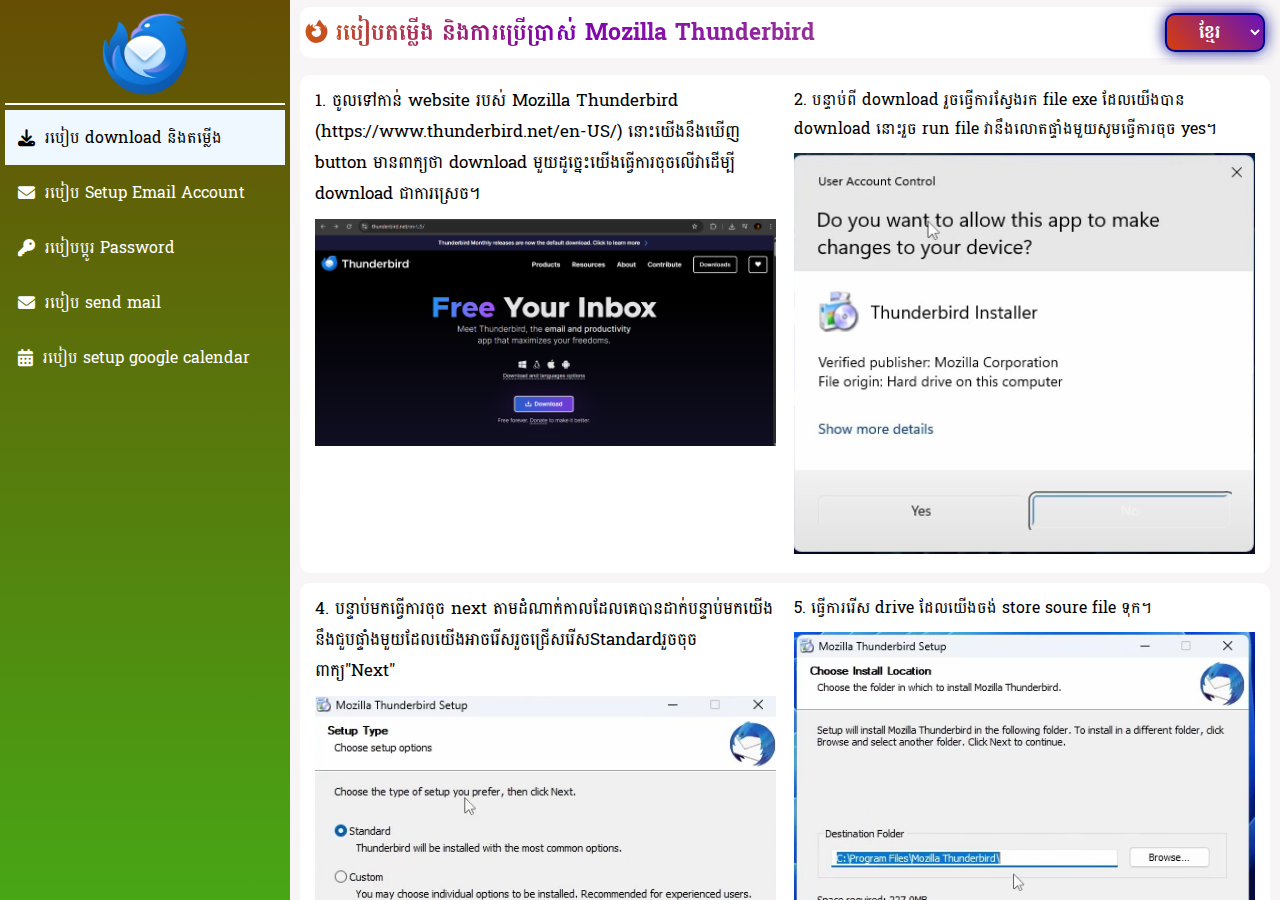
<file: index.html>
<!DOCTYPE html>
<html lang="en">
  <head>
    <meta charset="UTF-8" />
    <meta name="viewport" content="width=device-width, initial-scale=1.0" />
    <title>Mozilla Thunderbird</title>
    <link
      rel="stylesheet"
      href="https://cdnjs.cloudflare.com/ajax/libs/font-awesome/6.7.2/css/all.min.css"
    />
    <link rel="stylesheet" href="./styles/index.css" />
    <link href="https://unpkg.com/aos@2.3.1/dist/aos.css" rel="stylesheet" />
  </head>
  <body>
    <div class="main-container">
      <div class="side-bar">
        <div class="img">
          <img src="./img/Thunderbird_2023_icon.png" alt="" />
        </div>
        <div class="main-menu">
          <ul>
            <li data-translate="sidebar1" id="download">
              <i class="fa-solid fa-download"></i>
              <a
                href="index.html"
                class="translation-text"
                id="download-text"
              ></a>
            </li>
            <li data-translate="sidebar2" id="email">
              <i class="fa-solid fa-envelope"></i>
              <a
                href="./pages/email.html"
                class="translation-text"
                id="email-text"
              ></a>
            </li>
            <li data-translate="sidebar3" id="changepass">
              <i class="fa-solid fa-key"></i>
              <a
                href="./pages/changepass.html"
                class="translation-text"
                id="changepass-text"
              ></a>
            </li>
           <li data-translate="sidebar5" id="email">
              <i class="fa-solid fa-envelope"></i>
              <a
                href="./pages/sendmail.html"
                class="translation-text"
                id="email-text"
              ></a>
            </li>
            <li data-translate="sidebar4" id="calendar">
              <i class="fa-solid fa-calendar-days"></i>
              <a
                href="./pages/calendar.html"
                class="translation-text"
                id="calendar-text"
              ></a>
            </li>
          </ul>
        </div>
      </div>
      <div class="top-menu">
        <div class="header">
          <div class="title" data-translate="title">
            <i class="fa-brands fa-firefox-browser"></i>
            <span class="translation-text"></span>
          </div>
          <div class="lang">
            <select name="" id="switchlang">
              <option value="km" style="color: black">ខ្មែរ</option>
              <option value="en" style="color: black">English</option>
            </select>
          </div>
        </div>
      </div>
      <div class="container" id="download-content" data-aos="fade-up">
        <div class="box">
          <div class="left">
            <div class="des">
              <span data-translate="download1"></span>
            </div>
            <div class="img-des">
              <img src="./img/download1.png" alt="" />
            </div>
          </div>
          <div class="right">
            <div class="des" data-translate="download2"></div>
            <div class="img-des">
              <img src="./img/download2.png" alt="" />
            </div>
          </div>
        </div>
        <div class="box">
          <div class="left">
            <div class="des">
              <span data-translate="download3"></span>
            </div>
            <div class="img-des">
              <img src="./img/download3.png" alt="" />
            </div>
          </div>
          <div class="right">
            <div class="des" data-translate="download4"></div>
            <div class="img-des">
              <img src="./img/download4.png" alt="" />
            </div>
          </div>
        </div>
        <div class="box">
          <div class="left">
            <div class="des">
              <span data-translate="download5"></span>
            </div>
            <div class="img-des">
              <img src="./img/download5.png" alt="" />
            </div>
          </div>
          <div class="right">
            <div class="des" data-translate="download6"></div>
            <div class="img-des">
              <img src="./img/download6.png" alt="" />
            </div>
          </div>
        </div>
      </div>
    </div>
  </body>
  <script src="./js/translate.js"></script>
  <script src="https://unpkg.com/aos@2.3.1/dist/aos.js"></script>
  <script>
    AOS.init();
  </script>
</html>
</file>
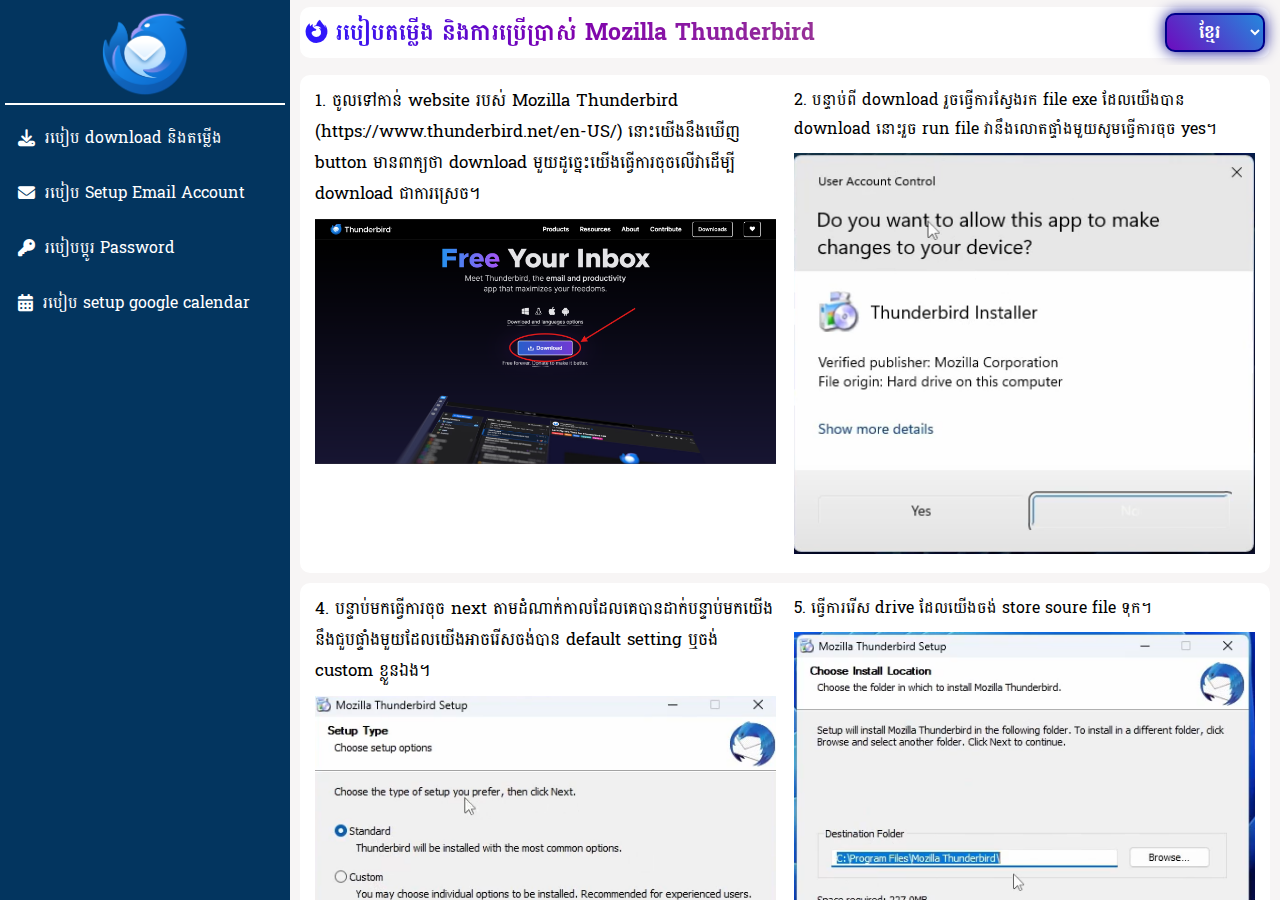
<file: assignment/index.html>
<!DOCTYPE html>
<html lang="en">
  <head>
    <meta charset="UTF-8" />
    <meta name="viewport" content="width=device-width, initial-scale=1.0" />
    <title>Document</title>
    <link
      rel="stylesheet"
      href="https://cdnjs.cloudflare.com/ajax/libs/font-awesome/6.7.2/css/all.min.css"
    />
    <link rel="stylesheet" href="./styles/index.css" />
    <link href="https://unpkg.com/aos@2.3.1/dist/aos.css" rel="stylesheet" />
  </head>
  <body>
    <div class="main-container">
      <div class="side-bar">
        <div class="img">
          <img src="./img/Thunderbird_2023_icon.png" alt="" />
        </div>
        <div class="main-menu">
          <ul>
            <li data-translate="sidebar1" id="download">
              <i class="fa-solid fa-download"></i>
              <a
                href="index.html"
                class="translation-text"
                id="download-text"
              ></a>
            </li>
            <li data-translate="sidebar2" id="email">
              <i class="fa-solid fa-envelope"></i>
              <a href="email.html" class="translation-text" id="email-text"></a>
            </li>
            <li data-translate="sidebar3" id="changepass">
              <i class="fa-solid fa-key"></i>
              <a
                href="changepass.html"
                class="translation-text"
                id="changepass-text"
              ></a>
            </li>
            <li data-translate="sidebar4" id="calendar">
              <i class="fa-solid fa-calendar-days"></i>
              <a
                href="calendar.html"
                class="translation-text"
                id="calendar-text"
              ></a>
            </li>
          </ul>
        </div>
      </div>
      <div class="top-menu">
        <div class="header">
          <div class="title" data-translate="title">
            <i class="fa-brands fa-firefox-browser"></i>
            <span class="translation-text"></span>
          </div>
          <div class="lang">
            <select name="" id="switchlang">
              <option value="km" style="color: black">ខ្មែរ</option>
              <option value="en" style="color: black">English</option>
            </select>
          </div>
        </div>
      </div>
      <div class="container" id="download-content" data-aos="fade-up">
        <div class="box">
          <div class="left">
            <div class="des">
              <span data-translate="download1"></span>
            </div>
            <div class="img-des">
              <img src="./img/download1.png" alt="" />
            </div>
          </div>
          <div class="right">
            <div class="des" data-translate="download2"></div>
            <div class="img-des">
              <img src="./img/download2.png" alt="" />
            </div>
          </div>
        </div>
        <div class="box">
          <div class="left">
            <div class="des">
              <span data-translate="download3"></span>
            </div>
            <div class="img-des">
              <img src="./img/download3.png" alt="" />
            </div>
          </div>
          <div class="right">
            <div class="des" data-translate="download4"></div>
            <div class="img-des">
              <img src="./img/download4.png" alt="" />
            </div>
          </div>
        </div>
        <div class="box">
          <div class="left">
            <div class="des">
              <span data-translate="download5"></span>
            </div>
            <div class="img-des">
              <img src="./img/download5.png" alt="" />
            </div>
          </div>
          <div class="right">
            <div class="des" data-translate="download6"></div>
            <div class="img-des">
              <img src="./img/download6.png" alt="" />
            </div>
          </div>
        </div>
      </div>
    </div>
  </body>
  <script src="./js/translate.js"></script>
  <script src="https://unpkg.com/aos@2.3.1/dist/aos.js"></script>
  <script>
    AOS.init();
  </script>
</html>
</file>
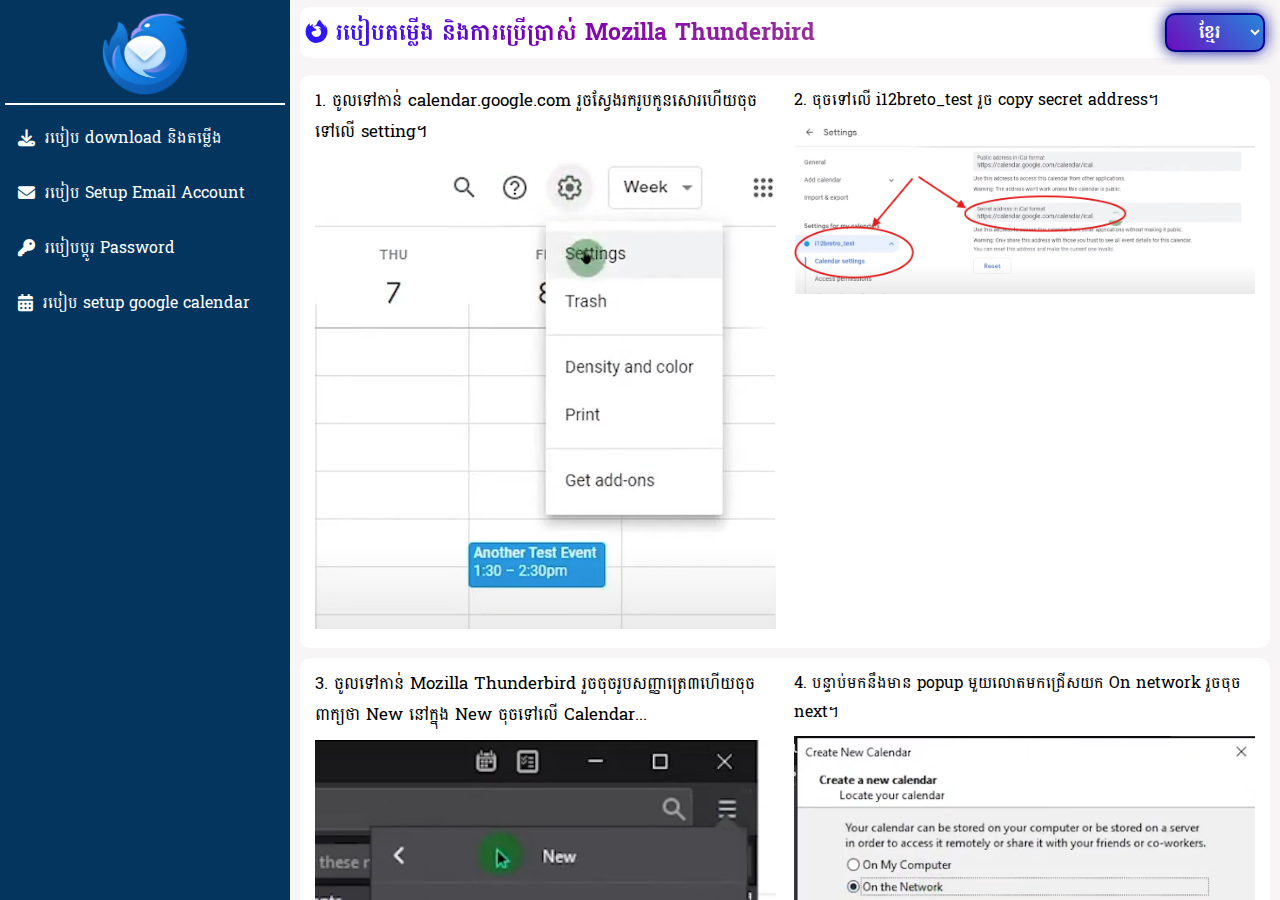
<file: assignment/calendar.html>
<!DOCTYPE html>
<html lang="en">
  <head>
    <meta charset="UTF-8" />
    <meta name="viewport" content="width=device-width, initial-scale=1.0" />
    <title>Document</title>
    <link
      rel="stylesheet"
      href="https://cdnjs.cloudflare.com/ajax/libs/font-awesome/6.7.2/css/all.min.css"
    />
    <link rel="stylesheet" href="./styles/index.css" />
    <link href="https://unpkg.com/aos@2.3.1/dist/aos.css" rel="stylesheet" />
  </head>
  <body>
    <div class="main-container">
      <div class="side-bar">
        <div class="img">
          <img src="./img/Thunderbird_2023_icon.png" alt="" />
        </div>
        <div class="main-menu">
          <ul>
            <li data-translate="sidebar1" id="download">
              <i class="fa-solid fa-download"></i>
              <a
                href="index.html"
                class="translation-text"
                id="download-text"
              ></a>
            </li>
            <li data-translate="sidebar2" id="email">
              <i class="fa-solid fa-envelope"></i>
              <a href="email.html" class="translation-text" id="email-text"></a>
            </li>
            <li data-translate="sidebar3" id="changepass">
              <i class="fa-solid fa-key"></i>
              <a
                href="changepass.html"
                class="translation-text"
                id="changepass-text"
              ></a>
            </li>
            <li data-translate="sidebar4" id="calendar">
              <i class="fa-solid fa-calendar-days"></i>
              <a
                href="calendar.html"
                class="translation-text"
                id="calendar-text"
              ></a>
            </li>
          </ul>
        </div>
      </div>
      <div class="top-menu">
        <div class="header">
          <div class="title" data-translate="title">
            <i class="fa-brands fa-firefox-browser"></i>
            <span class="translation-text"></span>
          </div>
          <div class="lang">
            <select name="" id="switchlang">
              <option value="km" style="color: black">ខ្មែរ</option>
              <option value="en" style="color: black">English</option>
            </select>
          </div>
        </div>
      </div>
      <div class="container" id="download-content" data-aos="fade-up">
        <div class="box">
          <div class="left">
            <div class="des">
              <span data-translate="calendar1"></span>
            </div>
            <div class="img-des">
              <img src="./img/calendar1.png" alt="" />
            </div>
          </div>
          <div class="right">
            <div class="des" data-translate="calendar2"></div>
            <div class="img-des">
              <img src="./img/calendar2.png" alt="" />
            </div>
          </div>
        </div>
        <div class="box">
          <div class="left">
            <div class="des">
              <span data-translate="calendar3"></span>
            </div>
            <div class="img-des">
              <img src="./img/calendar3.png" alt="" />
            </div>
          </div>
          <div class="right">
            <div class="des" data-translate="calendar4"></div>
            <div class="img-des">
              <img src="./img/calendar4.png" alt="" />
            </div>
          </div>
        </div>
        <div class="box">
          <div class="left">
            <div class="des">
              <span data-translate="calendar5"></span>
            </div>
            <div class="img-des">
              <img src="./img/calendar5.png" alt="" />
            </div>
          </div>
          <div class="right">
            <div class="des" data-translate="calendar6"></div>
            <div class="img-des">
              <img src="./img/calendar6.png" alt="" />
            </div>
          </div>
        </div>
        <div class="box">
          <div class="left">
            <div class="des">
              <span data-translate="calendar7"></span>
            </div>
            <div class="img-des">
              <img src="./img/calendar7.png" alt="" />
            </div>
          </div>
          <div class="right">
            <div class="des" data-translate="calendar8"></div>
            <div class="img-des">
              <img src="./img/calendar8.png" alt="" />
            </div>
          </div>
        </div>
      </div>
    </div>
  </body>
  <script src="./js/translate.js"></script>
  <script src="https://unpkg.com/aos@2.3.1/dist/aos.js"></script>
  <script>
    AOS.init();
  </script>
</html>
</file>
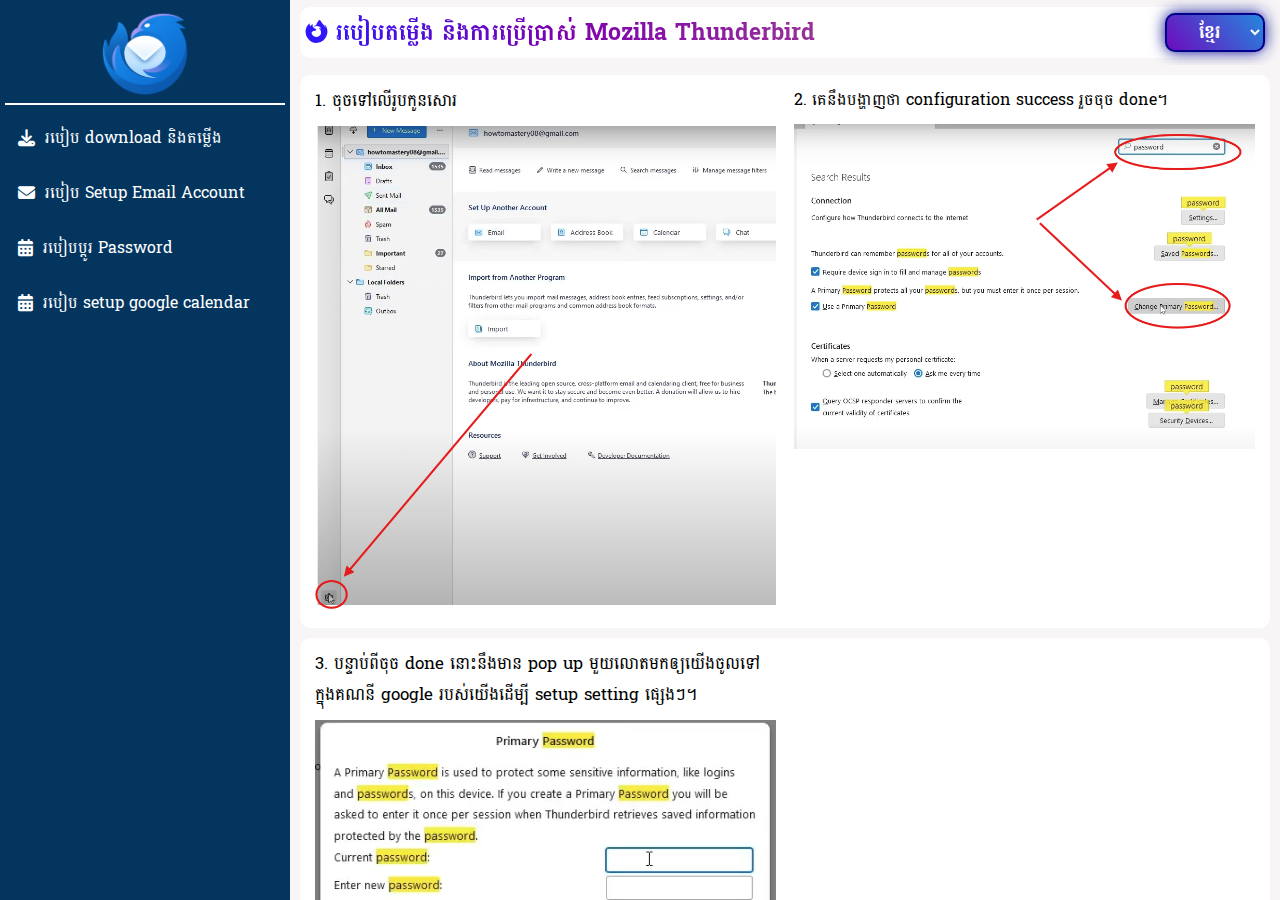
<file: assignment/changepass.html>
<!DOCTYPE html>
<html lang="en">
  <head>
    <meta charset="UTF-8" />
    <meta name="viewport" content="width=device-width, initial-scale=1.0" />
    <title>Document</title>
    <link
      rel="stylesheet"
      href="https://cdnjs.cloudflare.com/ajax/libs/font-awesome/6.7.2/css/all.min.css"
    />
    <link rel="stylesheet" href="./styles/index.css" />
    <link href="https://unpkg.com/aos@2.3.1/dist/aos.css" rel="stylesheet" />
  </head>
  <body>
    <div class="main-container">
      <div class="side-bar">
        <div class="img">
          <img src="./img/Thunderbird_2023_icon.png" alt="" />
        </div>
        <div class="main-menu">
          <ul>
            <li data-translate="sidebar1" id="download">
              <i class="fa-solid fa-download"></i>
              <a
                href="index.html"
                class="translation-text"
                id="download-text"
              ></a>
            </li>
            <li data-translate="sidebar2" id="email">
              <i class="fa-solid fa-envelope"></i>
              <a href="email.html" class="translation-text" id="email-text"></a>
            </li>
            <li data-translate="sidebar3" id="changepass">
              <i class="fa-solid fa-calendar-days"></i>
              <a
                href="changepass.html"
                class="translation-text"
                id="changepass-text"
              ></a>
            </li>
            <li data-translate="sidebar4" id="calendar">
              <i class="fa-solid fa-calendar-days"></i>
              <a
                href="calendar.html"
                class="translation-text"
                id="calendar-text"
              ></a>
            </li>
          </ul>
        </div>
      </div>
      <div class="top-menu">
        <div class="header">
          <div class="title" data-translate="title">
            <i class="fa-brands fa-firefox-browser"></i>
            <span class="translation-text"></span>
          </div>
          <div class="lang">
            <select name="" id="switchlang">
              <option value="km" style="color: black">ខ្មែរ</option>
              <option value="en" style="color: black">English</option>
            </select>
          </div>
        </div>
      </div>
      <div class="container" id="download-content" data-aos="fade-up">
        <div class="box">
          <div class="left">
            <div class="des">
              <span data-translate="changepass1"></span>
            </div>
            <div class="img-des">
              <img src="./img/changepass1.png" alt="" />
            </div>
          </div>
          <div class="right">
            <div class="des" data-translate="email2"></div>
            <div class="img-des">
              <img src="./img/changepass2.png" alt="" />
            </div>
          </div>
        </div>
        <div class="box">
          <div class="left">
            <div class="des">
              <span data-translate="email3"></span>
            </div>
            <div class="img-des">
              <img src="./img/changepass3.png" alt="" />
            </div>
          </div>
          <div class="right"></div>
        </div>
      </div>
    </div>
  </body>
  <script src="./js/translate.js"></script>
  <script src="https://unpkg.com/aos@2.3.1/dist/aos.js"></script>
  <script>
    AOS.init();
  </script>
</html>
</file>
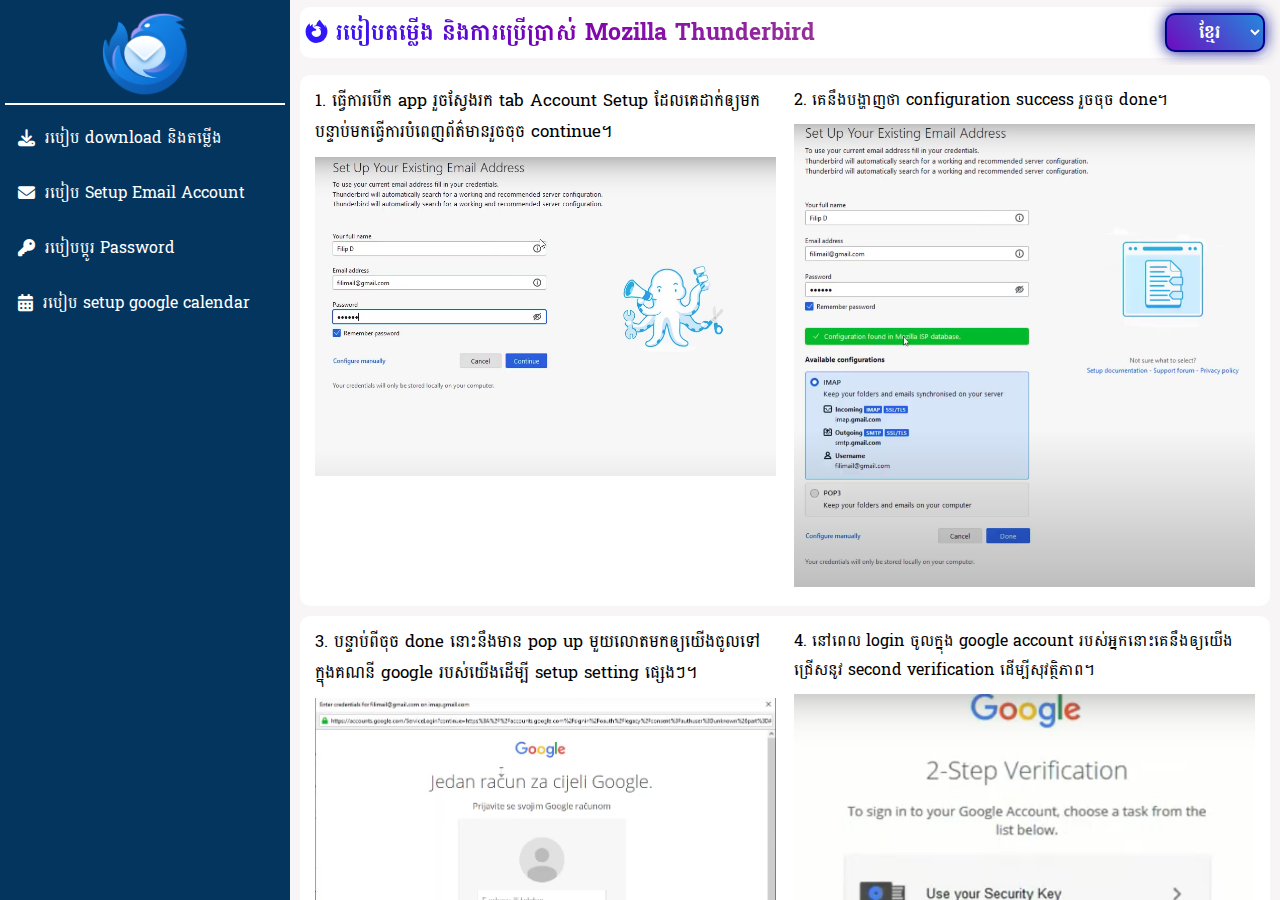
<file: assignment/email.html>
<!DOCTYPE html>
<html lang="en">
  <head>
    <meta charset="UTF-8" />
    <meta name="viewport" content="width=device-width, initial-scale=1.0" />
    <title>Document</title>
    <link
      rel="stylesheet"
      href="https://cdnjs.cloudflare.com/ajax/libs/font-awesome/6.7.2/css/all.min.css"
    />
    <link rel="stylesheet" href="./styles/index.css" />
    <link href="https://unpkg.com/aos@2.3.1/dist/aos.css" rel="stylesheet" />
  </head>
  <body>
    <div class="main-container">
      <div class="side-bar">
        <div class="img">
          <img src="./img/Thunderbird_2023_icon.png" alt="" />
        </div>
        <div class="main-menu">
          <ul>
            <li data-translate="sidebar1" id="download">
              <i class="fa-solid fa-download"></i>
              <a
                href="index.html"
                class="translation-text"
                id="download-text"
              ></a>
            </li>
            <li data-translate="sidebar2" id="email">
              <i class="fa-solid fa-envelope"></i>
              <a href="email.html" class="translation-text" id="email-text"></a>
            </li>
            <li data-translate="sidebar3" id="changepass">
              <i class="fa-solid fa-key"></i>
              <a
                href="changepass.html"
                class="translation-text"
                id="changepass-text"
              ></a>
            </li>
            <li data-translate="sidebar4" id="calendar">
              <i class="fa-solid fa-calendar-days"></i>
              <a
                href="calendar.html"
                class="translation-text"
                id="calendar-text"
              ></a>
            </li>
          </ul>
        </div>
      </div>
      <div class="top-menu">
        <div class="header">
          <div class="title" data-translate="title">
            <i class="fa-brands fa-firefox-browser"></i>
            <span class="translation-text"></span>
          </div>
          <div class="lang">
            <select name="" id="switchlang">
              <option value="km" style="color: black">ខ្មែរ</option>
              <option value="en" style="color: black">English</option>
            </select>
          </div>
        </div>
      </div>
      <div class="container" id="download-content" data-aos="fade-up">
        <div class="box">
          <div class="left">
            <div class="des">
              <span data-translate="email1"></span>
            </div>
            <div class="img-des">
              <img src="./img/email1.png" alt="" />
            </div>
          </div>
          <div class="right">
            <div class="des" data-translate="email2"></div>
            <div class="img-des">
              <img src="./img/email2.png" alt="" />
            </div>
          </div>
        </div>
        <div class="box">
          <div class="left">
            <div class="des">
              <span data-translate="email3"></span>
            </div>
            <div class="img-des">
              <img src="./img/email3.png" alt="" />
            </div>
          </div>
          <div class="right">
            <div class="des" data-translate="email4"></div>
            <div class="img-des">
              <img src="./img/email4.png" alt="" />
            </div>
          </div>
        </div>
        <div class="box">
          <div class="left">
            <div class="des">
              <span data-translate="email5"></span>
            </div>
            <div class="img-des">
              <img src="./img/email5.png" alt="" />
            </div>
          </div>
          <div class="right">
            <div class="des" data-translate="email6"></div>
            <div class="img-des">
              <img src="./img/email6.png" alt="" />
            </div>
          </div>
        </div>
      </div>
    </div>
  </body>
  <script src="./js/translate.js"></script>
  <script src="https://unpkg.com/aos@2.3.1/dist/aos.js"></script>
  <script>
    AOS.init();
  </script>
</html>
</file>
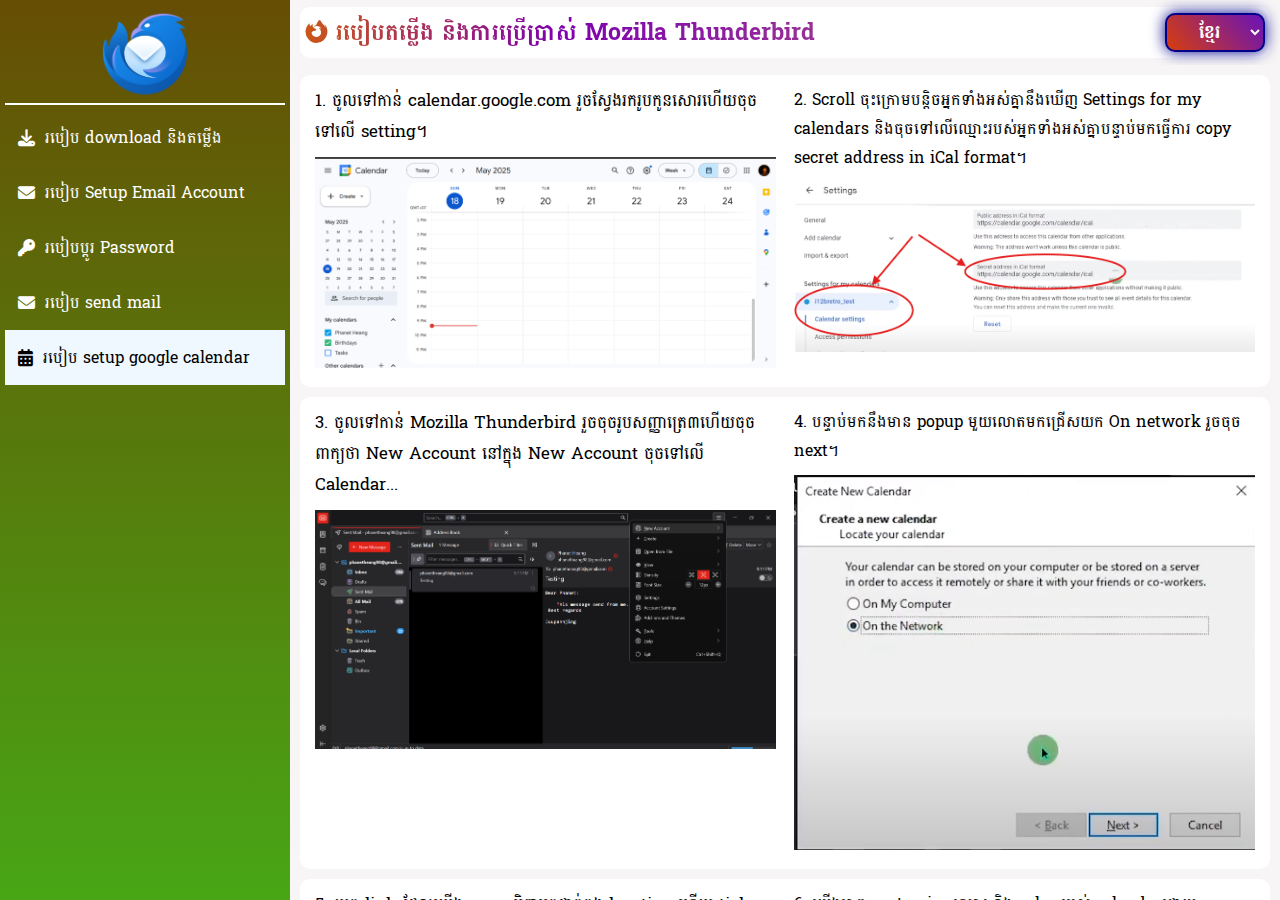
<file: pages/calendar.html>
<!DOCTYPE html>
<html lang="en">
  <head>
    <meta charset="UTF-8" />
    <meta name="viewport" content="width=device-width, initial-scale=1.0" />
    <title>Mozilla Thunderbird</title>
    <link
      rel="stylesheet"
      href="https://cdnjs.cloudflare.com/ajax/libs/font-awesome/6.7.2/css/all.min.css"
    />
    <link rel="stylesheet" href="../styles/index.css" />
    <link href="https://unpkg.com/aos@2.3.1/dist/aos.css" rel="stylesheet" />
  </head>
  <body>
    <div class="main-container">
      <div class="side-bar">
        <div class="img">
          <img src="../img/Thunderbird_2023_icon.png" alt="" />
        </div>
        <div class="main-menu">
          <ul>
            <li data-translate="sidebar1" id="download">
              <i class="fa-solid fa-download"></i>
              <a
                href="../index.html"
                class="translation-text"
                id="download-text"
              ></a>
            </li>
            <li data-translate="sidebar2" id="email">
              <i class="fa-solid fa-envelope"></i>
              <a
                href="../pages/email.html"
                class="translation-text"
                id="email-text"
              ></a>
            </li>
            <li data-translate="sidebar3" id="changepass">
              <i class="fa-solid fa-key"></i>
              <a
                href="../pages/changepass.html"
                class="translation-text"
                id="changepass-text"
              ></a>
            </li>
            <li data-translate="sidebar5" id="email">
              <i class="fa-solid fa-envelope"></i>
              <a
                href="../pages/sendmail.html"
                class="translation-text"
                id="email-text"
              ></a>
            </li>
            <li data-translate="sidebar4" id="calendar">
              <i class="fa-solid fa-calendar-days"></i>
              <a
                href="calendar.html"
                class="translation-text"
                id="calendar-text"
              ></a>
            </li>
          </ul>
        </div>
      </div>
      <div class="top-menu">
        <div class="header">
          <div class="title" data-translate="title">
            <i class="fa-brands fa-firefox-browser"></i>
            <span class="translation-text"></span>
          </div>
          <div class="lang">
            <select name="" id="switchlang">
              <option value="km" style="color: black">ខ្មែរ</option>
              <option value="en" style="color: black">English</option>
            </select>
          </div>
        </div>
      </div>
      <div class="container" id="download-content" data-aos="fade-up">
        <div class="box">
          <div class="left">
            <div class="des">
              <span data-translate="calendar1"></span>
            </div>
            <div class="img-des">
              <img src="../img/calendar1.png" alt="" />
            </div>
          </div>
          <div class="right">
            <div class="des" data-translate="calendar2"></div>
            <div class="img-des">
              <img src="../img/calendar2.png" alt="" />
            </div>
          </div>
        </div>
        <div class="box">
          <div class="left">
            <div class="des">
              <span data-translate="calendar3"></span>
            </div>
            <div class="img-des">
              <img src="../img/calendar3.png" alt="" />
            </div>
          </div>
          <div class="right">
            <div class="des" data-translate="calendar4"></div>
            <div class="img-des">
              <img src="../img/calendar4.png" alt="" />
            </div>
          </div>
        </div>
        <div class="box">
          <div class="left">
            <div class="des">
              <span data-translate="calendar5"></span>
            </div>
            <div class="img-des">
              <img src="../img/calendar5.png" alt="" />
            </div>
          </div>
          <div class="right">
            <div class="des" data-translate="calendar6"></div>
            <div class="img-des">
              <img src="../img/calendar6.png" alt="" />
            </div>
          </div>
        </div>
        <div class="box">
          <div class="left">
            <div class="des">
              <span data-translate="calendar7"></span>
            </div>
            <div class="img-des">
              <img src="../img/calendar7.png" alt="" />
            </div>
          </div>
          <div class="right">
            <div class="des" data-translate="calendar8"></div>
            <div class="img-des">
              <img src="../img/calendar8.png" alt="" />
            </div>
          </div>
        </div>
      </div>
    </div>
  </body>
  <script src="../js/translate.js"></script>
  <script src="https://unpkg.com/aos@2.3.1/dist/aos.js"></script>
  <script>
    AOS.init();
  </script>
</html>
</file>
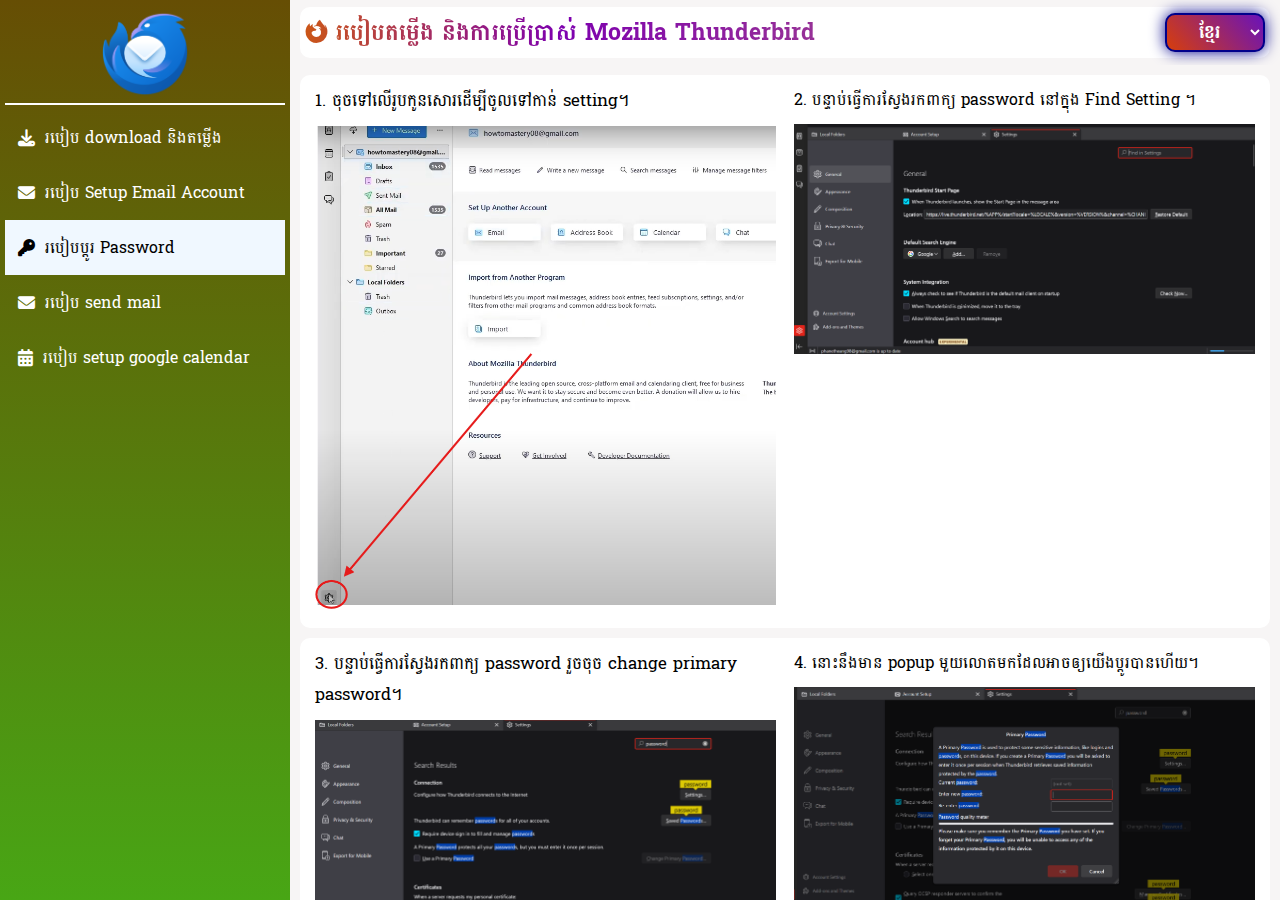
<file: pages/changepass.html>
<!DOCTYPE html>
<html lang="en">
  <head>
    <meta charset="UTF-8" />
    <meta name="viewport" content="width=device-width, initial-scale=1.0" />
    <title>Mozilla Thunderbird</title>
    <link
      rel="stylesheet"
      href="https://cdnjs.cloudflare.com/ajax/libs/font-awesome/6.7.2/css/all.min.css"
    />
    <link rel="stylesheet" href="../styles/index.css" />
    <link href="https://unpkg.com/aos@2.3.1/dist/aos.css" rel="stylesheet" />
  </head>
  <body>
    <div class="main-container">
      <div class="side-bar">
        <div class="img">
          <img src="../img/Thunderbird_2023_icon.png" alt="" />
        </div>
        <div class="main-menu">
          <ul>
            <li data-translate="sidebar1" id="download">
              <i class="fa-solid fa-download"></i>
              <a
                href="../index.html"
                class="translation-text"
                id="download-text"
              ></a>
            </li>
            <li data-translate="sidebar2" id="email">
              <i class="fa-solid fa-envelope"></i>
              <a
                href="../pages/email.html"
                class="translation-text"
                id="email-text"
              ></a>
            </li>
            <li data-translate="sidebar3" id="changepass">
              <i class="fa-solid fa-key"></i>
              <a
                href="changepass.html"
                class="translation-text"
                id="changepass-text"
              ></a>
            </li>
            <li data-translate="sidebar5" id="email">
              <i class="fa-solid fa-envelope"></i>
              <a
                href="../pages/sendmail.html"
                class="translation-text"
                id="email-text"
              ></a>
            </li>
            <li data-translate="sidebar4" id="calendar">
              <i class="fa-solid fa-calendar-days"></i>
              <a
                href="../pages/calendar.html"
                class="translation-text"
                id="calendar-text"
              ></a>
            </li>
          </ul>
        </div>
      </div>
      <div class="top-menu">
        <div class="header">
          <div class="title" data-translate="title">
            <i class="fa-brands fa-firefox-browser"></i>
            <span class="translation-text"></span>
          </div>
          <div class="lang">
            <select name="" id="switchlang">
              <option value="km" style="color: black">ខ្មែរ</option>
              <option value="en" style="color: black">English</option>
            </select>
          </div>
        </div>
      </div>
      <div class="container" id="download-content" data-aos="fade-up">
        <div class="box">
          <div class="left">
            <div class="des">
              <span data-translate="changepass1"></span>
            </div>
            <div class="img-des">
              <img src="../img/changepass1.png" alt="" />
            </div>
          </div>
          <div class="right">
            <div class="des" data-translate="changepass2"></div>
            <div class="img-des">
              <img src="../img/changepass2.png" alt="" />
            </div>
          </div>
        </div>

        <div class="box">
          <div class="left">
            <div class="des">
              <span data-translate="changepass3"></span>
            </div>
            <div class="img-des">
              <img src="../img/changepass3.png" alt="" />
            </div>
          </div>

          <div class="right">
            <div class="des" data-translate="changepass4"></div>
            <div class="img-des">
              <img src="../img/changepass4.png" alt="" />
            </div>
          </div>
        </div>
      </div>
    </div>
  </body>
  <script src="../js/translate.js"></script>
  <script src="https://unpkg.com/aos@2.3.1/dist/aos.js"></script>
  <script>
    AOS.init();
  </script>
</html>
</file>
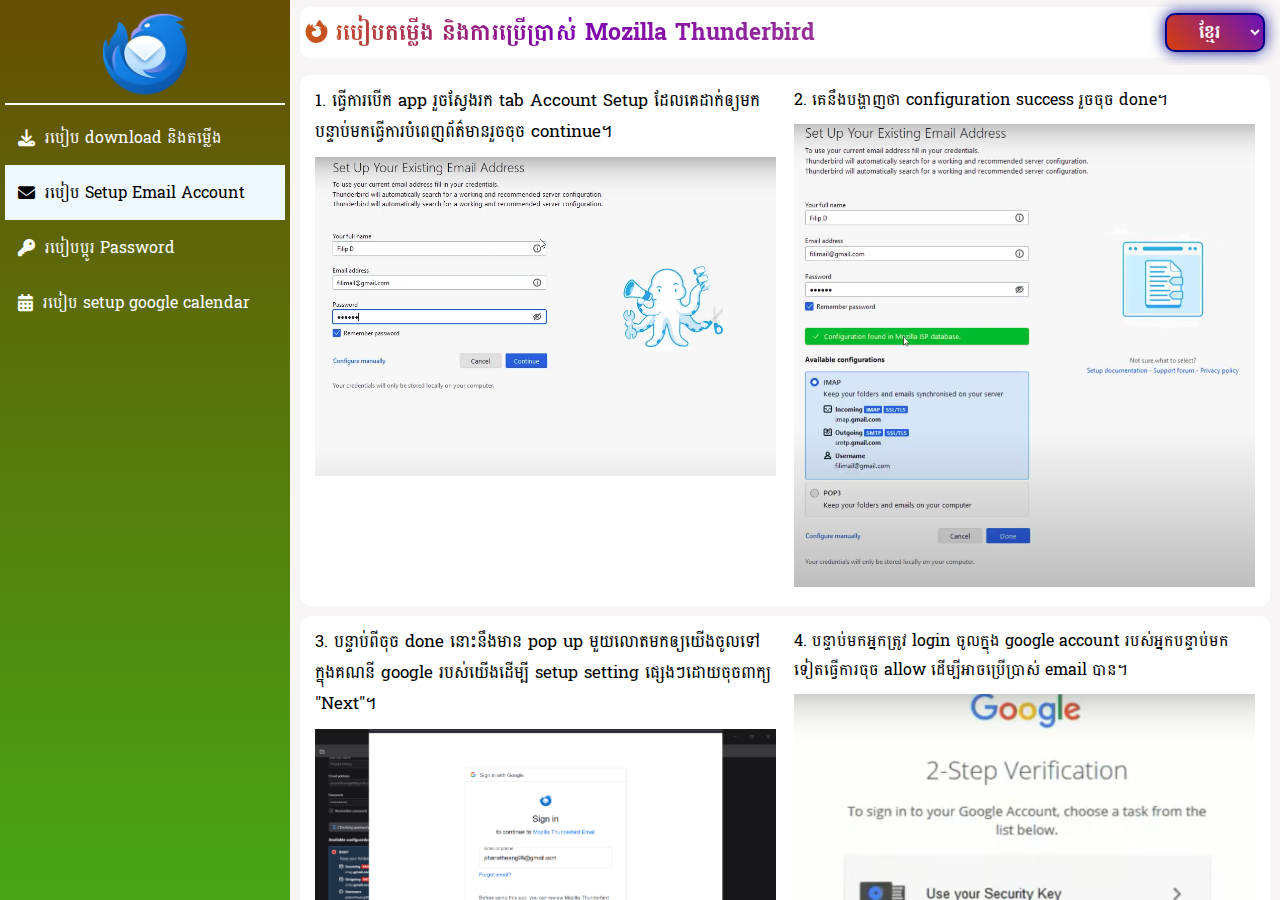
<file: pages/email.html>
<!DOCTYPE html>
<html lang="en">
  <head>
    <meta charset="UTF-8" />
    <meta name="viewport" content="width=device-width, initial-scale=1.0" />
    <title>Document</title>
    <link
      rel="stylesheet"
      href="https://cdnjs.cloudflare.com/ajax/libs/font-awesome/6.7.2/css/all.min.css"
    />
    <link rel="stylesheet" href="../styles/index.css" />
    <link href="https://unpkg.com/aos@2.3.1/dist/aos.css" rel="stylesheet" />
  </head>
  <body>
    <div class="main-container">
      <div class="side-bar">
        <div class="img">
          <img src="../img/Thunderbird_2023_icon.png" alt="" />
        </div>
        <div class="main-menu">
          <ul>
            <li data-translate="sidebar1" id="download">
              <i class="fa-solid fa-download"></i>
              <a
                href="../index.html"
                class="translation-text"
                id="download-text"
              ></a>
            </li>
            <li data-translate="sidebar2" id="email">
              <i class="fa-solid fa-envelope"></i>
              <a href="email.html" class="translation-text" id="email-text"></a>
            </li>
            <li data-translate="sidebar3" id="changepass">
              <i class="fa-solid fa-key"></i>
              <a
                href="../pages/changepass.html"
                class="translation-text"
                id="changepass-text"
              ></a>
            </li>
            <li data-translate="sidebar4" id="calendar">
              <i class="fa-solid fa-calendar-days"></i>
              <a
                href="../pages/calendar.html"
                class="translation-text"
                id="calendar-text"
              ></a>
            </li>
          </ul>
        </div>
      </div>
      <div class="top-menu">
        <div class="header">
          <div class="title" data-translate="title">
            <i class="fa-brands fa-firefox-browser"></i>
            <span class="translation-text"></span>
          </div>
          <div class="lang">
            <select name="" id="switchlang">
              <option value="km" style="color: black">ខ្មែរ</option>
              <option value="en" style="color: black">English</option>
            </select>
          </div>
        </div>
      </div>
      <div class="container" id="download-content" data-aos="fade-up">
        <div class="box">
          <div class="left">
            <div class="des">
              <span data-translate="email1"></span>
            </div>
            <div class="img-des">
              <img src="../img/email1.png" alt="" />
            </div>
          </div>
          <div class="right">
            <div class="des" data-translate="email2"></div>
            <div class="img-des">
              <img src="../img/email2.png" alt="" />
            </div>
          </div>
        </div>
        <div class="box">
          <div class="left">
            <div class="des">
              <span data-translate="email3"></span>
            </div>
            <div class="img-des">
              <img src="../img/email3.png" alt="" />
            </div>
          </div>
          <div class="right">
            <div class="des" data-translate="email4"></div>
            <div class="img-des">
              <img src="../img/email4.png" alt="" />
            </div>
          </div>
        </div>
        <div class="box">
          <div class="left">
            <div class="des">
              <span data-translate="email5"></span>
            </div>
            <div class="img-des">
              <img src="../img/email5.png" alt="" />
            </div>
          </div>
          <div class="right">
            <div class="des" data-translate="email6"></div>
            <div class="img-des">
              <img src="../img/email6.png" alt="" />
            </div>
          </div>
        </div>
      </div>
    </div>
  </body>
  <script src="../js/translate.js"></script>
  <script src="https://unpkg.com/aos@2.3.1/dist/aos.js"></script>
  <script>
    AOS.init();
  </script>
</html>
</file>
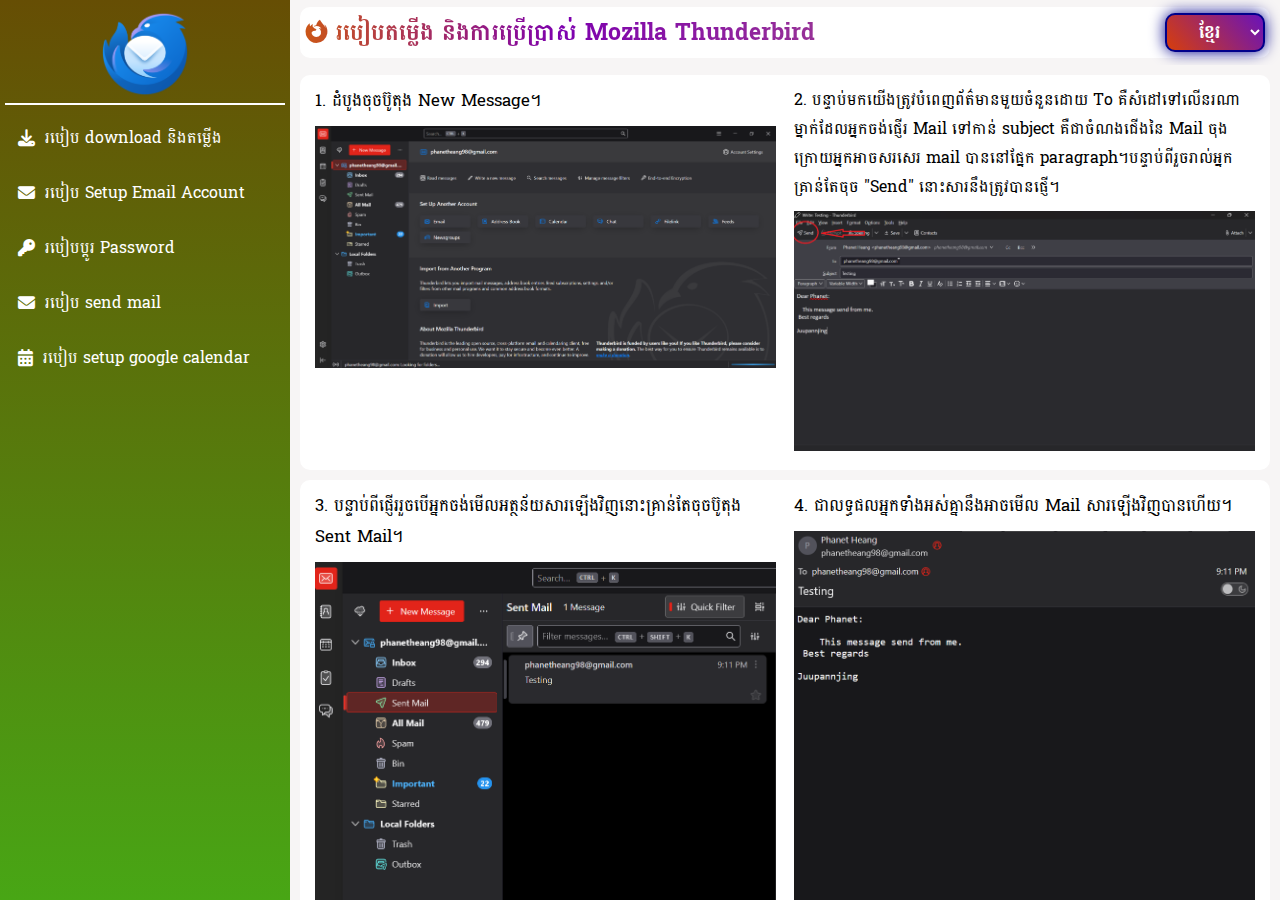
<file: pages/sendmail.html>
<!DOCTYPE html>
<html lang="en">
  <head>
    <meta charset="UTF-8" />
    <meta name="viewport" content="width=device-width, initial-scale=1.0" />
    <title>Mozilla Thunderbird</title>
    <link
      rel="stylesheet"
      href="https://cdnjs.cloudflare.com/ajax/libs/font-awesome/6.7.2/css/all.min.css"
    />
    <link rel="stylesheet" href="../styles/index.css" />
    <link href="https://unpkg.com/aos@2.3.1/dist/aos.css" rel="stylesheet" />
  </head>
  <body>
    <div class="main-container">
      <div class="side-bar">
        <div class="img">
          <img src="../img/Thunderbird_2023_icon.png" alt="" />
        </div>
        <div class="main-menu">
          <ul>
            <li data-translate="sidebar1" id="download">
              <i class="fa-solid fa-download"></i>
              <a
                href="../index.html"
                class="translation-text"
                id="download-text"
              ></a>
            </li>
            
            <li data-translate="sidebar2" id="email">
              <i class="fa-solid fa-envelope"></i>
              <a
                href="../pages/email.html"
                class="translation-text"
                id="email-text"
              ></a>
            </li>
            <li data-translate="sidebar3" id="changepass">
              <i class="fa-solid fa-key"></i>
              <a
                href="../pages/changepass.html"
                class="translation-text"
                id="changepass-text"
              ></a>
            </li>
            <li data-translate="sidebar5" id="send-email">
              <i class="fa-solid fa-envelope"></i>
              <a href="" class="translation-text" id="send-email-text"></a>
            </li>
            <li data-translate="sidebar4" id="calendar">
              <i class="fa-solid fa-calendar-days"></i>
              <a
                href="../pages/calendar.html"
                class="translation-text"
                id="calendar-text"
              ></a>
            </li>
          </ul>
        </div>
      </div>
      <div class="top-menu">
        <div class="header">
          <div class="title" data-translate="title">
            <i class="fa-brands fa-firefox-browser"></i>
            <span class="translation-text"></span>
          </div>
          <div class="lang">
            <select name="" id="switchlang">
              <option value="km" style="color: black">ខ្មែរ</option>
              <option value="en" style="color: black">English</option>
            </select>
          </div>
        </div>
      </div>
      <div class="container" id="download-content" data-aos="fade-up">
        <div class="box">
          <div class="left">
            <div class="des">
              <span data-translate="sendmail1"></span>
            </div>
            <div class="img-des">
              <img src="../img/sendmail1.png" alt="" />
            </div>
          </div>
          <div class="right">
            <div class="des" data-translate="sendmail2"></div>
            <div class="img-des">
              <img src="../img/sendmail2.png" alt="" />
            </div>
          </div>
        </div>
        <div class="box">
          <div class="left">
            <div class="des">
              <span data-translate="sendmail3"></span>
            </div>
            <div class="img-des">
              <img src="../img/sendmail3.png" alt="" />
            </div>
          </div>
          <div class="right">
            <div class="des">
              <span data-translate="sendmail4"></span>
            </div>
            <div class="img-des">
              <img src="../img/sendmail4.png" alt="" />
            </div>
          </div>
        </div>
      </div>
    </div>
  </body>
  <script src="../js/translate.js"></script>
  <script src="https://unpkg.com/aos@2.3.1/dist/aos.js"></script>
  <script>
    AOS.init();
  </script>
</html>
</file>
<file: styles/index.css>
@import url("https://fonts.googleapis.com/css2?family=Battambang:wght@100;300;400;700;900&display=swap");
* {
  margin: 0;
  padding: 0;
  box-sizing: border-box;
  font-family: "Battambang", system-ui;
}
a {
  text-decoration: none;
}
body {
  overflow-x: hidden;
}
ul {
  list-style-type: none;
}
.main-container {
  width: 100vw;
  height: 100vh;
}
.main-container .side-bar {
  width: 290px;
  height: 100%;
  padding: 5px;
  background: linear-gradient(rgb(102, 78, 4), rgb(72, 166, 21));
  color: white;
  float: left;
}
.main-container .side-bar .img {
  width: 100%;
  height: 100px;
  display: flex;
  justify-content: center;
  align-items: center;
  border-bottom: 2px solid white;
  margin-bottom: 5px;
}
.main-container .side-bar .img img {
  width: 90px;
  height: 90px;
  object-fit: cover;
}
.main-container .side-bar .main-menu {
  width: 100%;
  height: calc(100% - 105px);
}
.main-container .side-bar .main-menu ul li {
  padding: 13px;
  font-size: 16px;
  transition: all 0.4s;
  cursor: pointer;
  display: flex;
  align-items: center;
}
.main-container .side-bar .main-menu ul li a {
  display: block;
  text-decoration: none;
  margin-left: 10px;
  color: white;
}
.main-container .side-bar .main-menu ul li i {
  font-size: 17px;
}
.main-container .side-bar .main-menu ul li:hover {
  background-color: aliceblue;
  transform: translateX(5px);
  color: black;
}
.main-container .side-bar .main-menu ul li:hover a {
  color: black;
}
.main-container .top-menu {
  width: calc(100% - 290px);
  height: 65px;
  padding: 7px 10px;
  float: left;
  background-color: #f7f5f5;
}
.main-container .top-menu .header {
  width: 100%;
  height: 100%;
  background-color: white;
  border-radius: 10px;
  display: flex;
  justify-content: space-between;
  align-items: center;
  padding: 0 5px;
}
.main-container .top-menu .header .title {
  font-size: 23px;
  font-weight: bold;
  background: linear-gradient(90deg, #cb5617, #7d00af, #973197);
  -webkit-background-clip: text;
  -webkit-text-fill-color: transparent;
}
.main-container .top-menu .header select {
  width: 100px;
  font-size: 18px;
  font-weight: bold;
  text-align: center;
  color: white;
  box-shadow: 0 0 15px darkblue;
  border: 2px solid darkblue;
  border-radius: 10px;
  background-image: linear-gradient(
    50deg,
    rgb(215, 62, 11),
    rgb(75, 7, 234),
    rgb(204, 9, 226)
  );
  background-size: 300%;
  animation: glowing 1.5s linear infinite;
  cursor: pointer;
  outline: none;
  position: relative;
  overflow: hidden;
}
@keyframes glowing {
  0% {
    background-position: 0 0;
  }
  100% {
    background-position: 300% 0;
  }
}

.container {
  width: calc(100% - 290px);
  height: calc(100% - 65px);
  padding: 10px;
  background-color: #f7f5f5;
  overflow-y: scroll;
  float: left;
}
.container .box {
  width: 100%;
  background-color: white;
  padding: 10px 15px;
  border-radius: 10px;
  display: flex;
  justify-content: space-between;
  margin-bottom: 10px;
}
.container .box .left {
  width: 49%;
  height: auto;
}
.des {
  width: 100%;
  margin-bottom: 10px;
}
.des span {
  font-size: 17px;
}
.img-des {
  width: 100%;
  height: auto;
}
.img-des img {
  width: 100%;
  object-fit: cover;
}
.container .box .right {
  width: 49%;
  height: auto;
}
#setup-email {
  display: none;
}
.active {
  background-color: aliceblue;
  color: black;
}
.test {
  color: black !important;
}
</file>
<file: assignment/styles/index.css>
@import url("https://fonts.googleapis.com/css2?family=Battambang:wght@100;300;400;700;900&display=swap");
* {
  margin: 0;
  padding: 0;
  box-sizing: border-box;
  font-family: "Battambang", system-ui;
}
a {
  text-decoration: none;
}
body {
  overflow-x: hidden;
}
ul {
  list-style-type: none;
}
.main-container {
  width: 100vw;
  height: 100vh;
}
.main-container .side-bar {
  width: 290px;
  height: 100%;
  padding: 5px;
  background-color: rgb(3, 53, 95);
  color: white;
  float: left;
}
.main-container .side-bar .img {
  width: 100%;
  height: 100px;
  display: flex;
  justify-content: center;
  align-items: center;
  border-bottom: 2px solid white;
  margin-bottom: 5px;
}
.main-container .side-bar .img img {
  width: 90px;
  height: 90px;
  object-fit: cover;
}
.main-container .side-bar .main-menu {
  width: 100%;
  height: calc(100% - 105px);
}
.main-container .side-bar .main-menu ul li {
  padding: 13px;
  font-size: 16px;
  transition: all 0.4s;
  cursor: pointer;
  display: flex;
  align-items: center;
}
.main-container .side-bar .main-menu ul li a {
  display: block;
  text-decoration: none;
  margin-left: 10px;
  color: white;
}
.main-container .side-bar .main-menu ul li i {
  font-size: 17px;
}
.main-container .side-bar .main-menu ul li:hover {
  background-color: aliceblue;
  transform: translateX(5px);
  color: black;
}
.main-container .side-bar .main-menu ul li:hover a {
  color: black;
}
.main-container .top-menu {
  width: calc(100% - 290px);
  height: 65px;
  padding: 7px 10px;
  float: left;
  background-color: #f7f5f5;
}
.main-container .top-menu .header {
  width: 100%;
  height: 100%;
  background-color: white;
  border-radius: 10px;
  display: flex;
  justify-content: space-between;
  align-items: center;
  padding: 0 5px;
}
.main-container .top-menu .header .title {
  font-size: 23px;
  font-weight: bold;
  background: linear-gradient(90deg, #2b18ff, #7d00af, #973197);
  -webkit-background-clip: text;
  -webkit-text-fill-color: transparent;
}
.main-container .top-menu .header select {
  width: 100px;
  font-size: 18px;
  font-weight: bold;
  text-align: center;
  color: white;
  box-shadow: 0 0 15px darkblue;
  border: 2px solid darkblue;
  border-radius: 10px;
  background-image: linear-gradient(
    50deg,
    rgb(109, 11, 190),
    rgb(18, 169, 229),
    rgb(32, 85, 246)
  );
  background-size: 300%;
  animation: glowing 1.5s linear infinite;
  cursor: pointer;
  outline: none;
  position: relative;
  overflow: hidden;
}
@keyframes glowing {
  0% {
    background-position: 0 0;
  }
  100% {
    background-position: 300% 0;
  }
}

.container {
  width: calc(100% - 290px);
  height: calc(100% - 65px);
  padding: 10px;
  background-color: #f7f5f5;
  overflow-y: scroll;
  float: left;
}
.container .box {
  width: 100%;
  background-color: white;
  padding: 10px 15px;
  border-radius: 10px;
  display: flex;
  justify-content: space-between;
  margin-bottom: 10px;
}
.container .box .left {
  width: 49%;
  height: auto;
}
.des {
  width: 100%;
  margin-bottom: 10px;
}
.des span {
  font-size: 17px;
}
.img-des {
  width: 100%;
  height: auto;
}
.img-des img {
  width: 100%;
  object-fit: cover;
}
.container .box .right {
  width: 49%;
  height: auto;
}
#setup-email {
  display: none;
}
.active {
  background-color: aliceblue;
  color: black;
}
.test {
  color: black !important;
}
</file>
